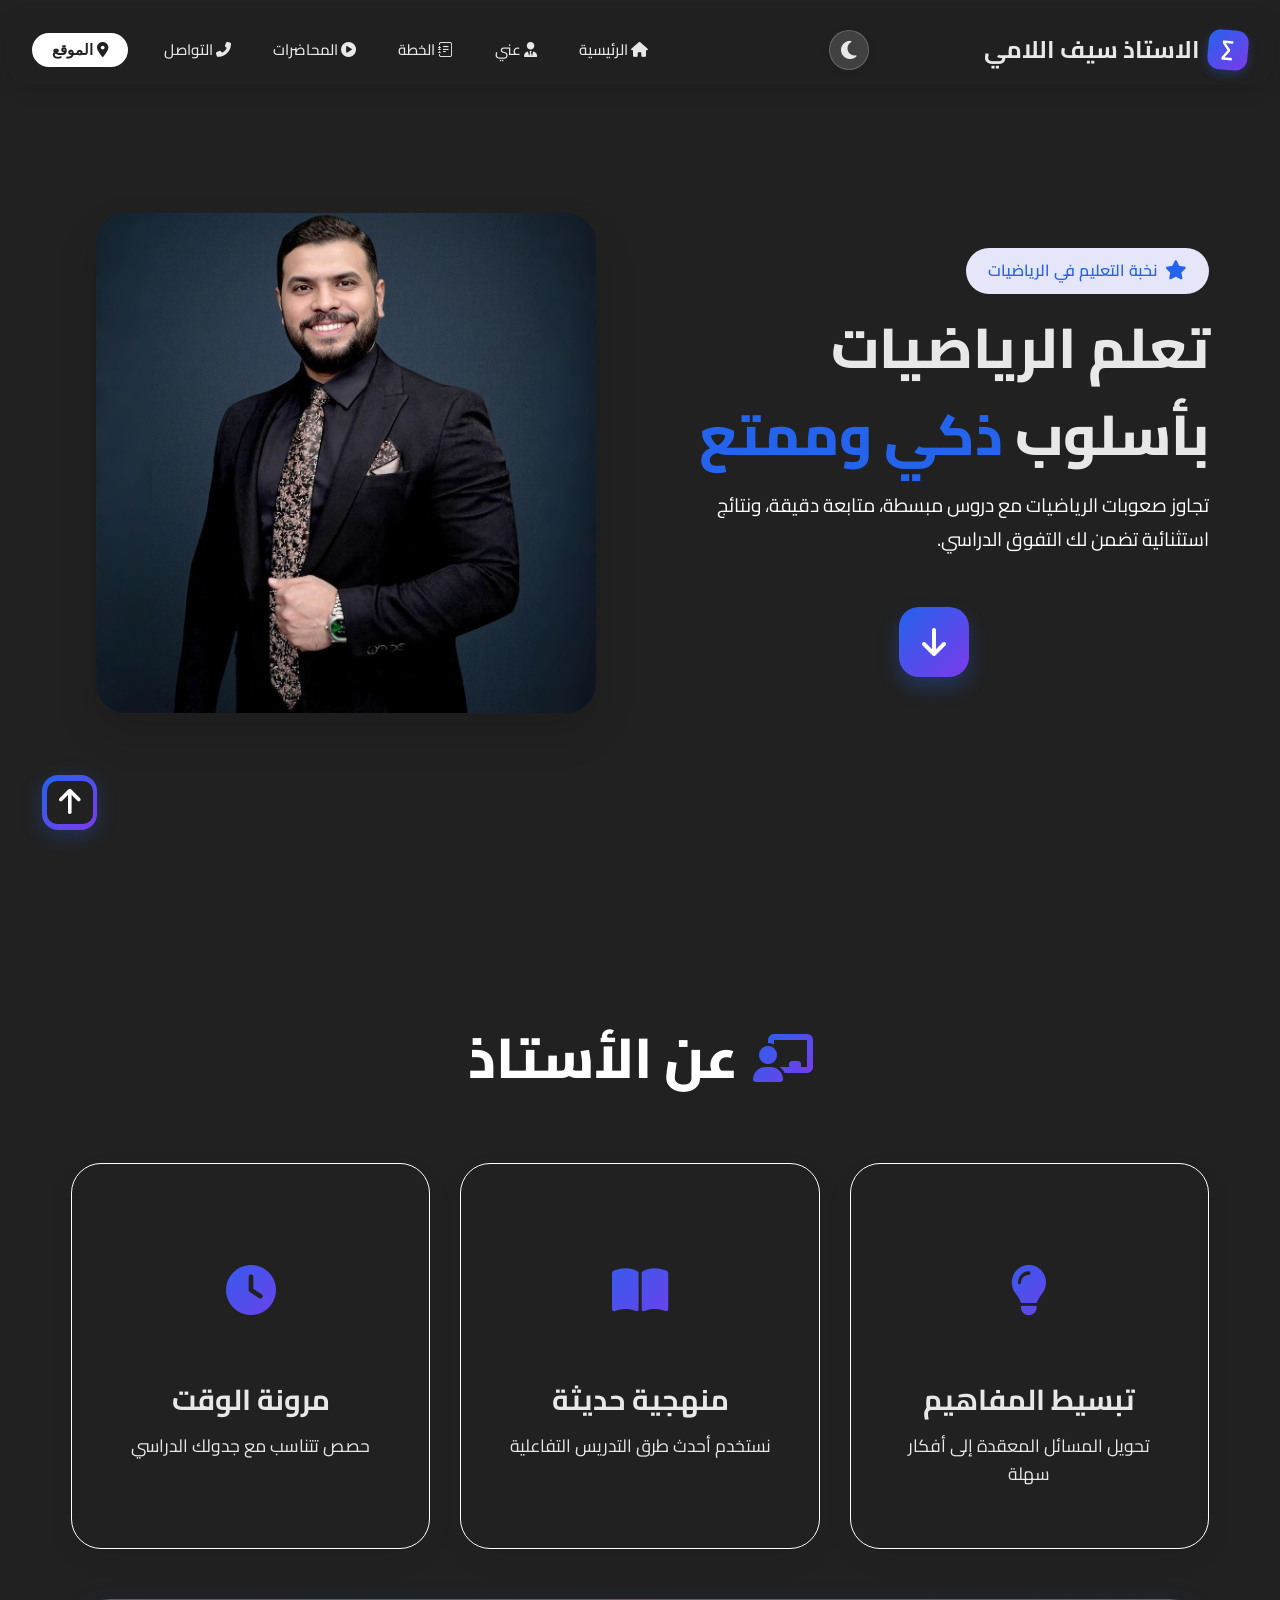
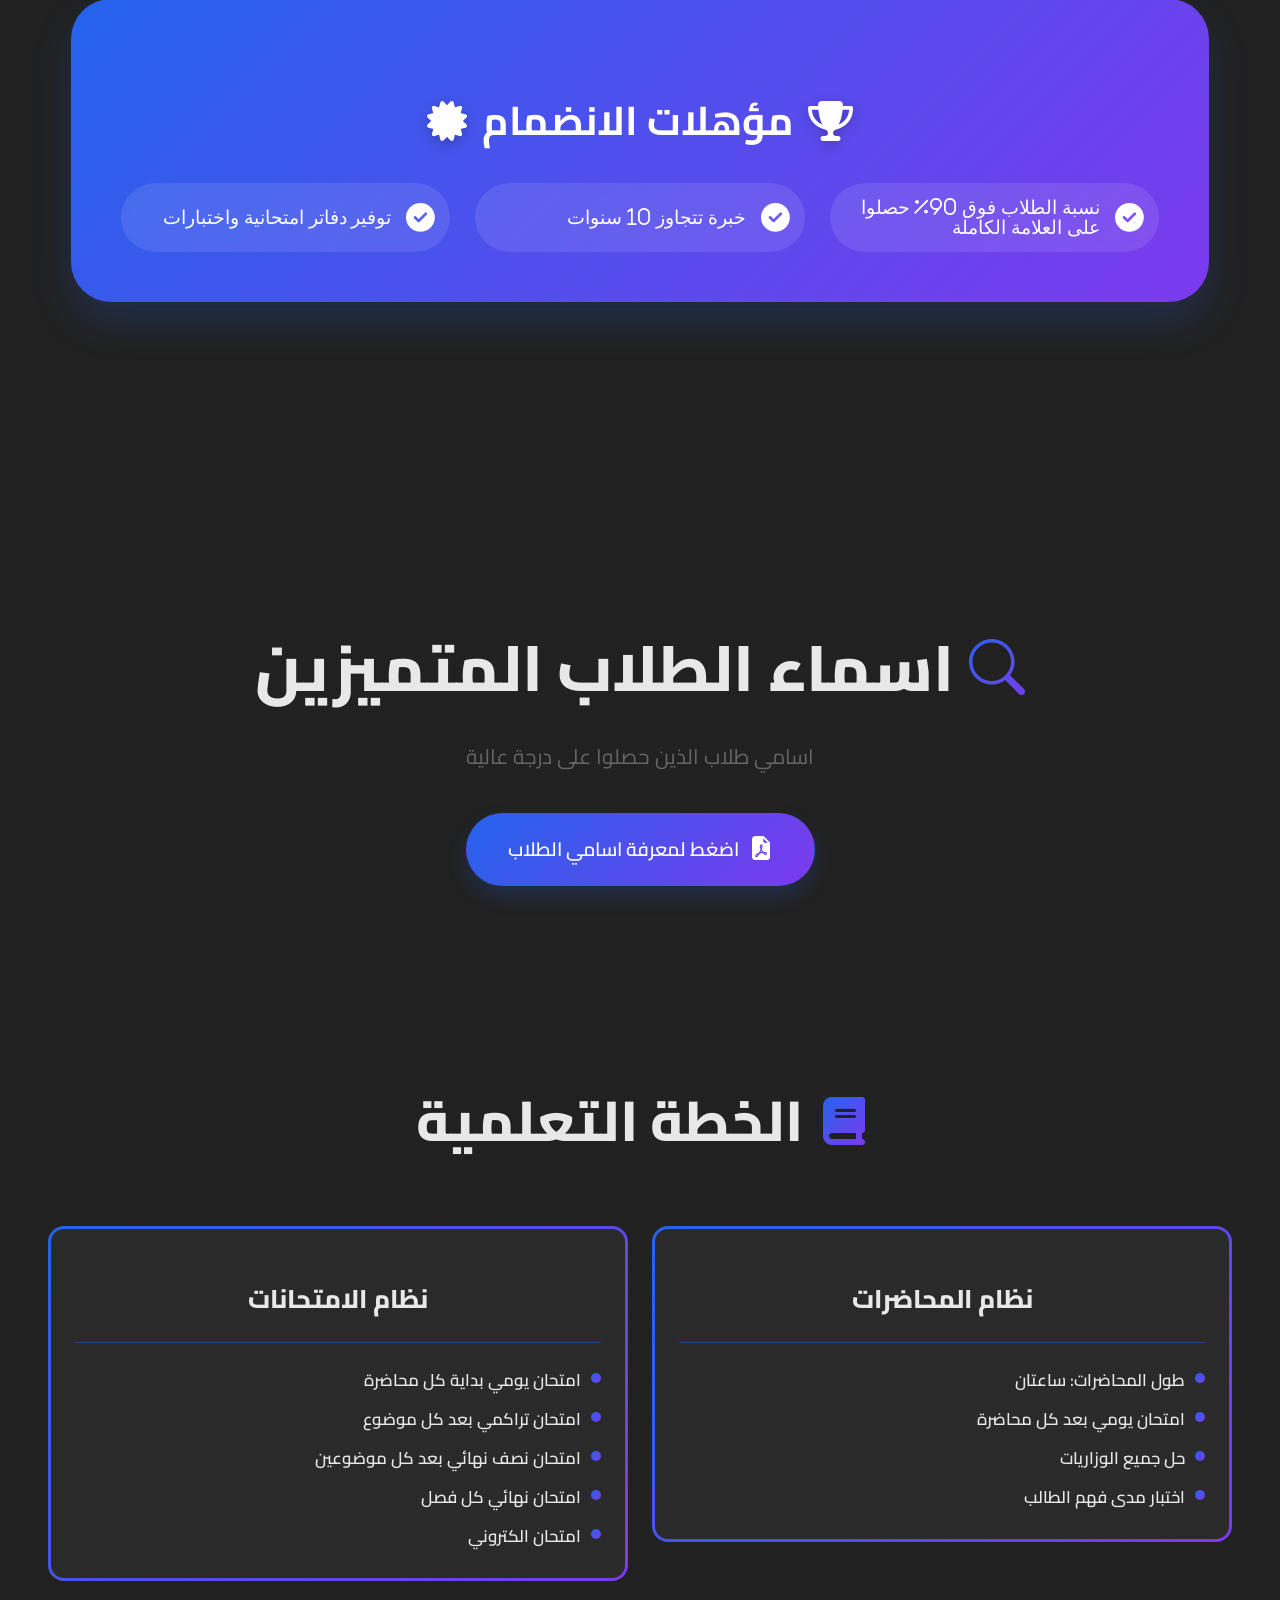
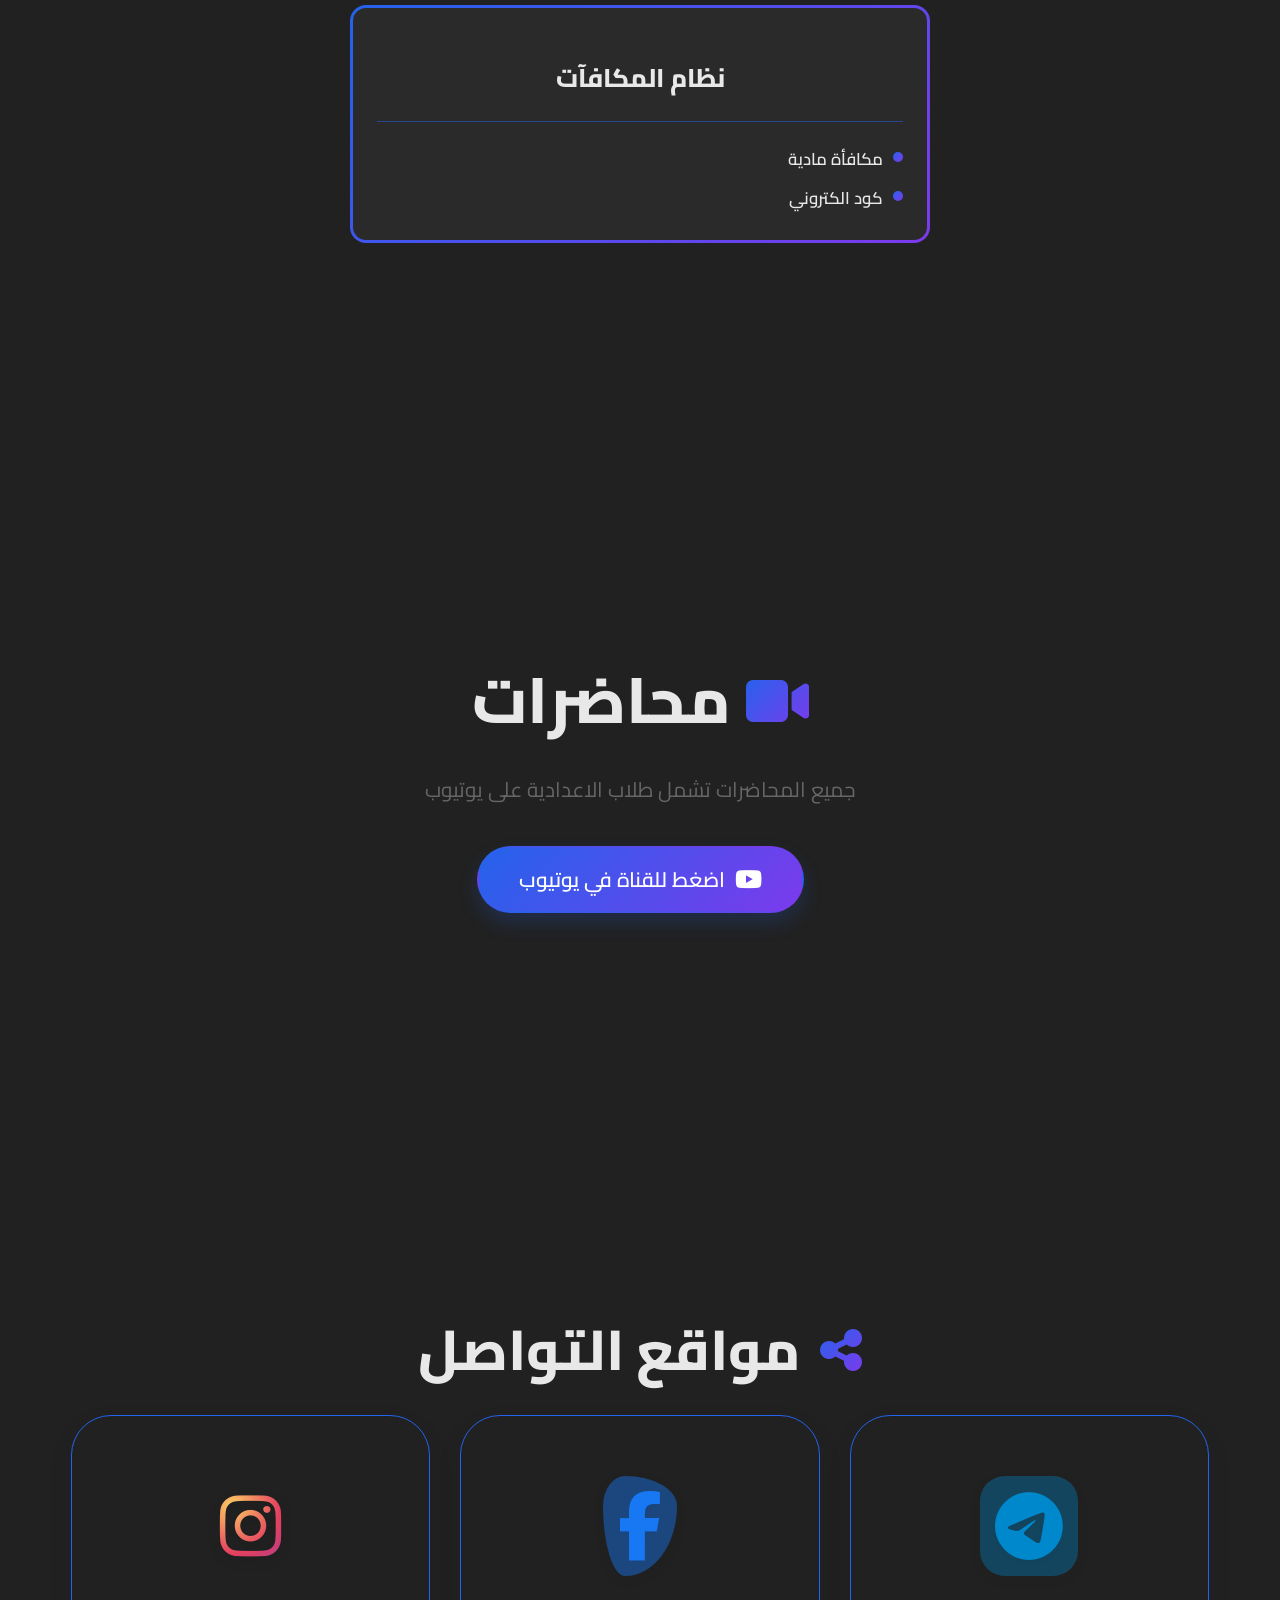
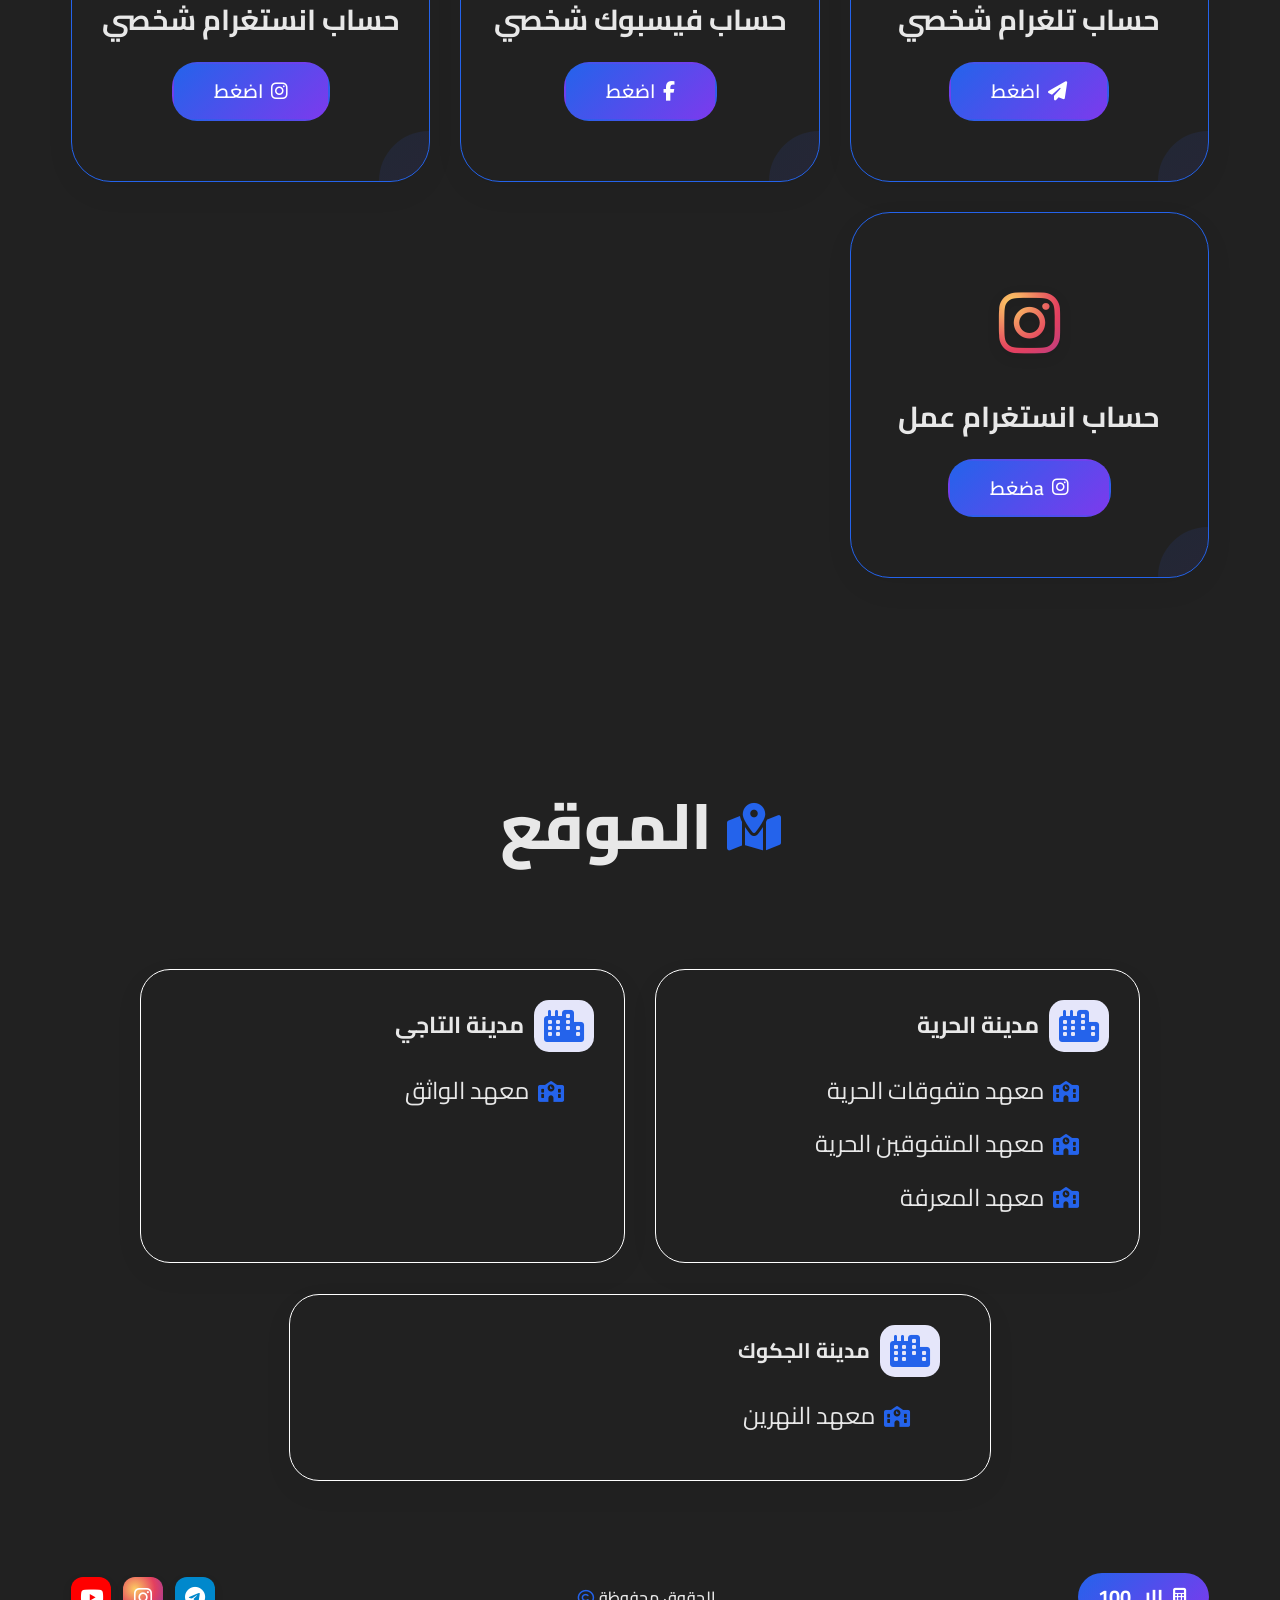
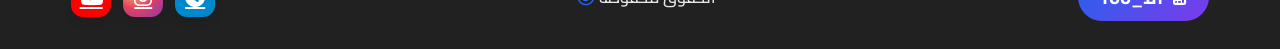
<file: index.html>
<!DOCTYPE html>
<html lang="ar" dir="rtl">
<head>
    <link rel="stylesheet" href="style.css">
    <meta charset="UTF-8">
    <meta name="viewport" content="width=device-width, initial-scale=1.0, maximum-scale=5.0, user-scalable=yes">
    <link rel="icon"
        href="data:image/svg+xml,%3Csvg xmlns='http://www.w3.org/2000/svg' viewBox='0 0 100 100'%3E%3Ccircle cx='50' cy='50' r='45' fill='%232463EB'/%3E%3Ctext x='50' y='70' font-size='70' text-anchor='middle' fill='white' font-family='Cairo'%3E∑%3C/text%3E%3C/svg%3E">
    <link rel="stylesheet" href="https://cdn.jsdelivr.net/npm/bootstrap-icons@1.11.3/font/bootstrap-icons.min.css">
    <link rel="stylesheet" href="https://cdnjs.cloudflare.com/ajax/libs/font-awesome/6.5.1/css/all.min.css">
    <link rel="stylesheet" href="https://unpkg.com/boxicons@latest/css/boxicons.min.css">
    <link rel="preconnect" href="https://fonts.googleapis.com">
    <link rel="preconnect" href="https://fonts.gstatic.com" crossorigin>
    <link href="https://fonts.googleapis.com/css2?family=Cairo:wght@300;400;500;600;700;800&display=swap"
        rel="stylesheet">
    <meta name="twitter:card" content="summary_large_image">
    <meta property="og:title" content="الاستاذ سيف اللامي">
    <meta property="og:description" content="نجعل الرياضيات اسهل مع الاستاذ سيف علي اللامي">
    <meta property="og:image" content="https://saif-ali-al-lami.netlify.app/Sub.jpeg">
    <meta name="twitter:title" content="الاستاذ سيف اللامي">
<meta name="twitter:description" content="نجعل الرياضيات اسهل مع الاستاذ سيف علي اللامي">
<meta name="twitter:image" content="https://saif-ali-al-lami.netlify.app/Sub.jpeg">
    <meta property="og:image:width" content="1200">
    <meta property="og:image:height" content="630">
    <meta property="og:url" content="https://saif-ali-al-lami.netlify.app">
    <meta property="og:type" content="website">
    <meta name="keywords" content="الرياضيات,الاستاذ سيف,الاستاذ سيف علي اللامي,الاستاذ سيف علي,MATH,math">
    <meta name="description" content="نجعل الرياضيات اسهل مع الاستاذ سيف علي اللامي">
    <title>الاستاذ سيف اللامي || MATH Teacher</title>
</head>
<body>
    <!-- Header -->
    <header id="hed">
        <a href="#" style="--i:1;" class="logo"><span class="con">∑</span> الاستاذ سيف اللامي</a>

        <div style="display: flex; align-items: center; gap: 8px;">
            <button class="theme-toggle-btn" id="themeToggle" aria-label="تبديل الوضع المظلم والفاتح">
                <i class="fas fa-moon"></i>
            </button>
            <div class="hamburger" id="hamburger">
                <span></span>
                <span></span>
                <span></span>
            </div>
        </div>

        <nav>
            <ul class="nav-menu" id="nav-menu">
                <li><a style="--i:2;" id="home"><i class="fas fa-home"></i> الرئيسية</a></li>
                <li><a style="--i:3;" id="about"><i class="fas fa-user-tie"></i> عني</a></li>
                <li><a style="--i:3;" id="plan"><i class="bi bi-journal-text"></i> الخطة</a></li>
                <li><a style="--i:4;" id="btn-sec-th"><i class="fas fa-play-circle"></i> المحاضرات</a></li>
                <li><a style="--i:5;" id="con-a"><i class="fas fa-phone-alt"></i> التواصل</a></li>
                <button style="--i:6;" class="btn-header" id="btn-last"><i class="fas fa-map-marker-alt"></i>
                    الموقع</button>
            </ul>
        </nav>
    </header>

    <main>
        <!-- Hero Section -->
        <section class="hero" id="hero">
            <div class="content">
                <span class="subtitle"><i class="fas fa-star"></i> نخبة التعليم في الرياضيات</span>
                <span class="spn-one">تعلم الرياضيات</span>
                <span class="spn-two"><span>بأسلوب</span> ذكي وممتع</span>
                <span class="spn-th">تجاوز صعوبات الرياضيات مع دروس مبسطة، متابعة دقيقة، ونتائج استثنائية تضمن لك التفوق
                    الدراسي.</span>
                <button class="btn-info" id="btn-info">
                    <i class="fas fa-arrow-down"></i>
                </button>
            </div>
            <div class="img">
                <img class="imgs" src="Main-new.jpg" alt="الاستاذ سيف اللامي">
            </div>
        </section>

        <!-- About Section -->
        <section id="info" class="info">
            <h2 class="title-info"><i class="fas fa-chalkboard-teacher"></i> عن الأستاذ</h2>
            <div class="info-card">
                <div class="card-one">
                    <div class="card-o-o"><i class="fas fa-lightbulb"></i></div>
                    <div class="card-o-t">تبسيط المفاهيم
                        <span>تحويل المسائل المعقدة إلى أفكار سهلة</span>
                    </div>
                </div>
                <div class="card-one">
                    <div class="card-o-o"><i class="fas fa-book-open"></i></div>
                    <div class="card-o-t">منهجية حديثة
                        <span>نستخدم أحدث طرق التدريس التفاعلية</span>
                    </div>
                </div>
                <div class="card-one">
                    <div class="card-o-o"><i class="fas fa-clock"></i></div>
                    <div class="card-o-t">مرونة الوقت
                        <span>حصص تتناسب مع جدولك الدراسي</span>
                    </div>
                </div>
            </div>
            <div class="info-card-two">
                <h3 class="title-card-two"><i class="fas fa-trophy"></i> مؤهلات الانضمام <i
                        class="fas fa-certificate"></i></h3>
                <div class="con-card">
                    <i class="fas fa-check-circle"><span>نسبة الطلاب فوق 90% حصلوا على العلامة الكاملة</span></i>
                    <i class="fas fa-check-circle"><span>خبرة تتجاوز 10 سنوات</span></i>
                    <i class="fas fa-check-circle"><span>توفير دفاتر امتحانية واختبارات</span></i>
                </div>
            </div>
            <!-- Name for the PDF -->
            <div class="title-sec-3">
                <h2 class="logr"><i class="bi icon bi-search"></i> اسماء الطلاب المتميزين</h2>
                <p class="subtitle-sec-3">اسامي طلاب الذين حصلوا على درجة عالية</p>
                <a id="title-pdf" class="btn-sec-3" href="form.pdf" target="_blank">
                    <i class="bi bi-file-earmark-pdf-fill"></i> اضغط لمعرفة اسامي الطلاب
                </a>
            </div>
        </section>

        <!-- Plan Section -->
        <section class="plan-sec" id="plan-con">
            <h2 class="txt-con"><i class="fa-solid fa-book"></i> الخطة التعلمية</h2>
            <div class="all-plan">
                <!-- ch-1 -->
                <div class="con-card-plan">
                    <div class="hov-plan">
                        <div class="card-plan">
                            <h3 class="t-plan">نظام المحاضرات</h3>
                            <ul>
                                <li>طول المحاضرات: ساعتان</li>
                                <li>امتحان يومي بعد كل محاضرة</li>
                                <li>حل جميع الوزاريات</li>
                                <li>اختبار مدى فهم الطالب</li>
                            </ul>
                        </div>
                    </div>
                </div>
                <!-- ch-2 -->
                <div class="con-card-plan">
                    <div class="hov-plan">
                        <div class="card-plan">
                            <h3 class="t-plan">نظام الامتحانات</h3>
                            <ul>
                                <li>امتحان يومي بداية كل محاضرة</li>
                                <li>امتحان تراكمي بعد كل موضوع</li>
                                <li>امتحان نصف نهائي بعد كل موضوعين</li>
                                <li>امتحان نهائي كل فصل</li>
                                <li>امتحان الكتروني</li>
                            </ul>
                        </div>
                    </div>
                </div>
                <!-- ch-3 -->
                <div class="con-card-plan">
                    <div class="hov-plan">
                        <div class="card-plan">
                            <h3 class="t-plan">نظام المكافآت</h3>
                            <ul>
                                <li>مكافأة مادية</li>
                                <li>كود الكتروني</li>
                            </ul>
                        </div>
                    </div>
                </div>
            </div>
        </section>

        <!-- Lectures Section -->
        <section class="sec-3" id="sec-th">
            <div class="title-sec-3">
                <h2><i class="fas fa-video"></i> محاضرات</h2>
                <p class="subtitle-sec-3">جميع المحاضرات تشمل طلاب الاعدادية على يوتيوب</p>
                <a class="btn-sec-3" href="https://www.youtube.com/@user-saifallime" target="_blank">
                    <i class="fab fa-youtube"></i> اضغط للقناة في يوتيوب
                </a>
            </div>
        </section>

        <!-- Contact Section -->
        <section class="contents" id="con">
            <h2 class="txt-con"><i class="fas fa-share-alt"></i> مواقع التواصل</h2>
            <div class="card-con">
                <div class="card-con-one">
                    <span class="te-i"><i class="fab fa-telegram-plane"></i></span>
                    <span class="te-con">حساب تلغرام شخصي</span>
                    <a href="https://t.me/saif_allamii" target="_blank">
                        <i class="fas fa-paper-plane"></i> اضغط
                    </a>
                </div>
                <div class="card-con-one">
                    <span class="te-i"><i class="fab fa-facebook-f"></i></span>
                    <span class="te-con">حساب فيسبوك شخصي</span>
                    <a href="https://www.facebook.com/share/1T9sjecPE7" target="_blank">
                        <i class="fab fa-facebook-f"></i> اضغط
                    </a>
                </div>
                <div class="card-con-one">
                    <span class="te-i"><i class="fab fa-instagram"></i></span>
                    <span class="te-con">حساب انستغرام شخصي</span>
                    <a href="https://www.instagram.com/saif.3li_?igsh=YjV2emxnYXBndml1" target="_blank">
                        <i class="fab fa-instagram"></i> اضغط
                    </a>
                </div>
                <div class="card-con-one">
                    <span class="te-i"><i class="fab fa-instagram"></i></span>
                    <span class="te-con">حساب انستغرام عمل</span>
                    <a href="https://www.instagram.com/mr.saif_allamy?igsh=MWgyZjFydXppYjd1dw==" target="_blank">
                        <i class="fab fa-instagram"></i> aضغط
                    </a>
                </div>
            </div>
        </section>

        <!-- Location Section -->
        <section class="last" id="last">
            <h2 class="title-last"><i class="fas fa-map-marked-alt"></i> الموقع</h2>
            <div class="div-last">
                <div class="card-one-last">
                    <span class="c-last"><i class="fas fa-city"></i> مدينة الحرية</span>
                    <li><i class="fas fa-school"></i> معهد متفوقات الحرية</li>
                    <li><i class="fas fa-school"></i> معهد المتفوقين الحرية</li>
                    <li><i class="fas fa-school"></i> معهد المعرفة</li>
                </div>
                <div class="card-one-last">
                    <span class="c-last"><i class="fas fa-city"></i> مدينة التاجي</span>
                    <li><i class="fas fa-school"></i> معهد الواثق</li>
                </div>
            </div>
            <div class="card-one-last last-c" id="card-n">
                <span class="c-last" style="font-size: 21px;"><i class="fas fa-city"></i> مدينة الجكوك</span>
                <li><i class="fas fa-school"></i> معهد النهرين</li>
            </div>
        </section>

        <button class="btn-top" id="btn-top"><span><i class="fas fa-arrow-up"></i></span></button>
    </main>

    <footer>
        <span class="name"><i class="bi bi-calculator-fill"></i>الا_100</span>
        <span class="fot-c">الحقوق محفوظة <i class="far fa-copyright"></i></span>
        <span class="social-fot">
            <a target="_blank" href="https://t.me/saif_allamii"><i class="fab fa-telegram-plane"></i></a>
            <a target="_blank" href="https://www.instagram.com/saif.3li_?igsh=YjV2emxnYXBndml1"><i
                    class="fab fa-instagram"></i></a>
            <a target="_blank" href="https://www.youtube.com/@user-saifallime"><i class="fab fa-youtube"></i></a>
        </span>
    </footer>
    <script src="main.js"></script>
</body>

</html>
</file>
<file: style.css>
/* note the website made with love */
:root {
    --primary-color: #2463EB;
    --secondary-color: #09090B;
    --text-color: #e8e8e8;
    --light-bg: #212121;
    --accent-bg: #e5e6fa;
    --border-radius: 21px;
    --transition-speed: 0.3s;
    --header-height: 70px;
    --section-padding: clamp(60px, 8vh, 100px);
    --icon-primary: #2463EB;
    --icon-secondary: #ff6b6b;
    --icon-tertiary: #00b894;
    --icon-gradient: linear-gradient(135deg, #2463EB, #7c3aed);
}

/* Light Mode Variables - سيتم تطبيقها عبر class="light-mode" */
.light-mode {
    --primary-color: #2463EB;
    --secondary-color: #f0f2f5;
    --text-color: #1f2937;
    --light-bg: #ffffff;
    --accent-bg: #eef2ff;
    --icon-gradient: linear-gradient(135deg, #2463EB, #7c3aed);
    background-color: #ffffff;
    color: #1f2937;
}

.light-mode .card-one,
.light-mode .card-con-one,
.light-mode .card-one-last,
.light-mode #card-n,
.light-mode .last-c {
    background: #f8fafc;
    border-color: #e2e8f0;
    color: #1e293b;
}

.light-mode .card-plan {
    background-color: #f1f5f9;
}

.light-mode .card-plan .t-plan,
.light-mode .card-plan li {
    color: #0f172a;
}

.light-mode .card-plan li::before {
    background: var(--icon-gradient);
}

.light-mode .hov-plan {
    background: linear-gradient(135deg, #2463EB, #7c3aed);
}

.light-mode .info-card-two {
    background: linear-gradient(135deg, #2563eb, #6d28d9);
    color: white;
}

.light-mode .subtitle {
    background: #eef2ff;
    color: #1e40af;
}

.light-mode .subtitle i {
    color: #2563eb;
}

.light-mode header {
    background: rgba(255, 255, 255, 0.85);
    backdrop-filter: blur(10px);
    box-shadow: 0 4px 20px rgba(0, 0, 0, 0.05);
}

.light-mode .logo {
    color: #1e293b;
}

.light-mode .nav-menu li a {
    color: black;
}

.light-mode .nav-menu li a:hover {
    background-image: linear-gradient(135deg, var(--primary-color), #7c3aed);
    color: white;
}

.light-mode .btn-header {
    background-color: #2463EB;
    color: white;
}

.light-mode .btn-header:hover {
    background-color: #1d4ed8;
    color: white;
}

.light-mode .spn-one,
.light-mode .spn-two span,
.light-mode .spn-th {
    color: #1e293b;
}

.light-mode .spn-two {
    color: var(--primary-color);
}

.light-mode .title-info,
.light-mode .txt-con,
.light-mode .title-last,
.light-mode .title-sec-3 h2 {
    color: #0f172a;
}

.light-mode .title-info i,
.light-mode .txt-con i,
.light-mode .title-last i {
    background: var(--icon-gradient);
    -webkit-background-clip: text;
    -webkit-text-fill-color: transparent;
    background-clip: text;
}

.light-mode .btn-sec-3 {
    background: var(--icon-gradient);
    color: white;
}

.light-mode .btn-sec-3:hover {
    background: white;
    color: var(--primary-color);
    border-color: var(--primary-color);
}

.light-mode footer {
    background: #f1f5f9;
    border-top: 1px solid #e2e8f0;
}

.light-mode .fot-c {
    color: #475569;
}

.light-mode .name {
    background: var(--icon-gradient);
    color: white;
}

.light-mode ::-webkit-scrollbar-track {
    background-color: #e2e8f0;
}

.light-mode ::-webkit-scrollbar-thumb {
    background: linear-gradient(135deg, var(--primary-color), #7c3aed);
}

/* تنسيق زر الوضع المظلم/الفاتح */
.theme-toggle-btn {
    background: rgba(255, 255, 255, 0.15);
    backdrop-filter: blur(4px);
    border: 1px solid rgba(255, 255, 255, 0.2);
    color: var(--text-color);
    width: 40px;
    height: 40px;
    border-radius: 50%;
    display: flex;
    align-items: center;
    justify-content: center;
    font-size: 1.3rem;
    cursor: pointer;
    transition: all var(--transition-speed);
    margin-left: 10px;
    box-shadow: 0 2px 8px rgba(0, 0, 0, 0.1);
}

.theme-toggle-btn:hover {
    transform: scale(1.05) rotate(8deg);
    background: var(--icon-gradient);
    color: white;
}

.light-mode .theme-toggle-btn {
    background: #e2e8f0;
    color: #1e293b;
    border-color: #cbd5e1;
}

.light-mode .theme-toggle-btn:hover {
    background: var(--icon-gradient);
    color: white;
}

@media screen and (max-width: 768px) {
    .theme-toggle-btn {
        width: 36px;
        height: 36px;
        font-size: 1.1rem;
    }
}

html {
    font-family: 'Cairo', sans-serif;
    scroll-behavior: smooth;
    font-size: 16px;
}

body {
    font-family: 'Cairo', sans-serif;
    background-color: var(--light-bg);
    overflow-x: hidden;
    text-align: right;
    line-height: 1.6;
    color: var(--text-color);
    transition: background-color 0.3s ease, color 0.2s ease;
}

/* Scrollbar */
::-webkit-scrollbar {
    width: 12px;
}

::-webkit-scrollbar-track {
    background-color: #212121;
}

::-webkit-scrollbar-thumb {
    cursor: pointer;
    background: linear-gradient(135deg, var(--primary-color), #7c3aed);
    border-radius: 51px;
}

/* Header */
header {
    position: fixed;
    top: 15px;
    right: 50%;
    transform: translateX(50%);
    width: min(95%, 1400px);
    height: var(--header-height);
    display: flex;
    align-items: center;
    justify-content: space-between;
    padding: 0 clamp(15px, 3vw, 25px);
    background: #21212184;
    backdrop-filter: blur(10px);
    -webkit-backdrop-filter: blur(10px);
    border-radius: var(--border-radius);
    box-shadow: 0 4px 20px rgba(0, 0, 0, 0.1);
    z-index: 1000;
    transition: all var(--transition-speed);
}

.logo {
    font-size: clamp(1rem, 3vw, 1.5rem);
    font-weight: 700;
    text-decoration: none;
    color: var(--text-color);
    display: flex;
    align-items: center;
    gap: 8px;
}

.con {
    background: var(--icon-gradient);
    color: white;
    width: clamp(35px, 5vw, 40px);
    height: clamp(35px, 5vw, 40px);
    border-radius: 12px;
    display: flex;
    align-items: center;
    justify-content: center;
    font-size: clamp(1.1rem, 2vw, 1.3rem);
    transform: rotate(5deg);
    box-shadow: 0 4px 10px rgba(36, 99, 235, 0.3);
}

/* Navigation */
.nav-menu {
    display: flex;
    list-style: none;
    gap: 10px;
    align-items: center;
}

.nav-menu li a {
    color: var(--text-color);
    text-decoration: none;
    padding: 8px 16px;
    font-size: 15px;
    font-weight: 500;
    border-radius: 19px;
    white-space: nowrap;
    cursor: pointer;
    transition: .2s;
    display: block;
}

.nav-menu li a:hover {
    background-image: linear-gradient(135deg, var(--primary-color), #7c3aed);
    color: white;
}

.btn-header {
    background-color: white;
    color: #212121;
    padding: 8px 20px;
    font-size: 0.95rem;
    font-weight: 600;
    border-radius: 50px;
    border: none;
    cursor: pointer;
    transition: all var(--transition-speed);
    margin-right: 10px;
    white-space: nowrap;
}

.btn-header:hover {
    transform: scale(1.05);
    box-shadow: 0 5px 15px rgba(0, 0, 0, 0.2);
}

/* Hamburger */
.hamburger {
    display: none;
    flex-direction: column;
    cursor: pointer;
    width: 30px;
    height: 25px;
    justify-content: space-between;
    z-index: 1001;
}

.hamburger span {
    width: 100%;
    height: 3px;
    background: var(--text-color);
    border-radius: 2px;
    transition: all var(--transition-speed);
}

/* Hero Section */
.hero {
    min-height: 85vh;
    display: flex;
    align-items: center;
    justify-content: space-between;
    padding: var(--section-padding) 5% 50px;
    gap: clamp(20px, 5vw, 40px);
    flex-wrap: wrap;
}

.content {
    flex: 1;
    min-width: min(100%, 400px);
    display: flex;
    flex-direction: column;
    gap: 20px;
}

.subtitle {
    color: var(--primary-color);
    background: var(--accent-bg);
    font-size: clamp(0.9rem, 2vw, 1rem);
    font-weight: 600;
    padding: 8px 20px;
    border-radius: 50px;
    width: fit-content;
    border: 2px solid transparent;
    display: flex;
    align-items: center;
    gap: 8px;
}

.subtitle i {
    font-size: 1.2rem;
    color: var(--primary-color);
    animation: bounce 2s infinite;
}

.spn-one,
.spn-two {
    font-size: clamp(2rem, 8vw, 4.5rem);
    font-weight: 800;
    line-height: 1.2;
}

.spn-two {
    color: var(--primary-color);
}

.spn-two span {
    color: var(--text-color);
}

.spn-th {
    font-size: clamp(1rem, 2vw, 1.2rem);
    color: white;
    line-height: 1.8;
    max-width: 600px;
}

.img {
    flex: 1;
    min-width: min(100%, 400px);
    display: flex;
    justify-content: center;
}

.imgs {
    width: 100%;
    max-width: 500px;
    height: auto;
    aspect-ratio: 1/1;
    object-fit: cover;
    border-radius: 30px;
    box-shadow: 0 20px 40px rgba(0, 0, 0, 0.15);
}

.btn-info {
    background: var(--icon-gradient);
    border-radius: 20px;
    font-size: 2rem;
    border: none;
    width: clamp(50px, 8vw, 70px);
    height: clamp(50px, 8vw, 70px);
    display: flex;
    align-items: center;
    justify-content: center;
    cursor: pointer;
    color: white;
    margin: 30px auto 0;
    animation: float 3s infinite;
    box-shadow: 0 10px 20px rgba(36, 99, 235, 0.3);
}

@keyframes float {

    0%,
    100% {
        transform: translateY(0) rotate(0deg);
    }

    50% {
        transform: translateY(-10px) rotate(5deg);
    }
}

@keyframes bounce {

    0%,
    100% {
        transform: scale(1);
    }

    50% {
        transform: scale(1.2);
    }
}

/* Info Section */
.info {
    min-height: auto;
    background: var(--light-bg);
    padding: var(--section-padding) 5%;
}

.title-info {
    font-size: clamp(2rem, 5vw, 3.5rem);
    font-weight: 800;
    text-align: center;
    margin-bottom: 60px;
    color: white;
    display: flex;
    align-items: center;
    justify-content: center;
    gap: 15px;
}

.title-info i {
    font-size: 3rem;
    background: var(--icon-gradient);
    -webkit-background-clip: text;
    -webkit-text-fill-color: transparent;
    background-clip: text;
}

.info-card {
    display: grid;
    grid-template-columns: repeat(auto-fit, minmax(280px, 1fr));
    gap: 30px;
    margin-bottom: 50px;
}

.card-one {
    background: #212121;
    padding: clamp(30px, 5vw, 60px) clamp(20px, 4vw, 40px);
    border-radius: 30px;
    text-align: center;
    box-shadow: 0 10px 30px rgba(0, 0, 0, 0.05);
    transition: all var(--transition-speed);
    border: 1px solid white;
    position: relative;
    overflow: hidden;
}

.card-one::before {
    content: '';
    position: absolute;
    top: -50%;
    left: -50%;
    width: 200%;
    height: 200%;
    background: var(--icon-gradient);
    opacity: 0;
    transition: opacity var(--transition-speed);
    z-index: 0;
    border-radius: 50%;
}

.card-one:hover {
    border-color: var(--primary-color);
    transform: translateY(-10px);
    background: var(--primary-color);
    color: white;
}

.card-one:hover::before {
    opacity: 0.1;
}

.card-o-o {
    position: relative;
    z-index: 1;
    padding: 21px;
}

.card-o-o i {
    font-size: clamp(35px, 5vw, 50px);
    background: var(--icon-gradient);
    -webkit-background-clip: text;
    -webkit-text-fill-color: transparent;
    background-clip: text;
    padding: 20px;
    border-radius: 25px;
    background-color: var(--accent-bg);
    margin-bottom: 20px;
    transition: all var(--transition-speed);
    display: inline-block;
}

.card-one:hover .card-o-o i {
    background: white;
    -webkit-background-clip: border-box;
    -webkit-text-fill-color: var(--primary-color);
    background-clip: border-box;
    transform: scale(1.1) rotate(5deg);
}

.card-o-t {
    position: relative;
    z-index: 1;
    font-size: clamp(1.3rem, 3vw, 1.8rem);
    font-weight: 700;
}

.card-o-t span {
    font-size: clamp(0.9rem, 2vw, 1.1rem);
    font-weight: 400;
    display: block;
    margin-top: 10px;
}

.info-card-two {
    background: linear-gradient(135deg, var(--primary-color), #7c3aed);
    padding: clamp(30px, 5vw, 50px);
    border-radius: 40px;
    color: white;
    box-shadow: 0 20px 40px rgba(36, 99, 235, 0.2);
}

.title-card-two {
    font-size: clamp(1.8rem, 4vw, 2.5rem);
    font-weight: 700;
    margin-bottom: 30px;
    text-align: center;
    display: flex;
    align-items: center;
    justify-content: center;
    gap: 15px;
}

.title-card-two i {
    font-size: 2.5rem;
    filter: drop-shadow(0 4px 6px rgba(0, 0, 0, 0.2));
    animation: bounce 2s infinite;
}

.con-card {
    display: grid;
    grid-template-columns: repeat(auto-fit, minmax(250px, 1fr));
    gap: 25px;
}

.con-card i {
    font-size: clamp(1.3rem, 2.5vw, 1.8rem);
    display: flex;
    align-items: center;
    gap: 15px;
    padding: 15px;
    background: rgba(255, 255, 255, 0.1);
    border-radius: 50px;
    backdrop-filter: blur(5px);
    transition: all var(--transition-speed);
}

.con-card i:hover {
    background: rgba(255, 255, 255, 0.2);
    transform: translateX(-5px);
}

.con-card i span {
    font-size: clamp(1rem, 2vw, 1.2rem);
    font-weight: 500;
}

#title-pdf {
    font-size: clamp(.99rem, 2vw, 1.2rem);
}

.logr {
    margin-top: 35vh;
}

/* =============================================
                                     Plan Section
   ============================================= */
.plan-sec {
    gap: 40px;
    transition: .5s;
    min-height: auto;
    padding: clamp(60px, 8vh, 100px) clamp(16px, 5vw, 40px) 80px;
    direction: rtl;
    font-family: 'Cairo', sans-serif;
    display: flex;
    flex-direction: column;
    align-items: center;
    box-sizing: border-box;
    width: 100%;
}

.title-plan {
    font-size: clamp(1.6rem, 4vw, 2.2rem);
    font-weight: 700;
    margin-bottom: 30px;
    display: flex;
    align-items: center;
    gap: 10px;
}

.con-card-plan {
    display: flex;
    flex-direction: column;
    gap: 20px;
    width: 100%;
    max-width: 580px;
    margin-inline: 0;
    box-sizing: border-box;
}

.hov-plan {
    background: var(--icon-gradient);
    padding: 3px;
    border-radius: 16px;
    transition: 0.2s;
    position: relative;
}

.hov-plan:hover {
    transform: translateY(-4px);
}

.hov-plan::after {
    opacity: 0;
    transition: 0.5s;
    position: absolute;
    content: "";
    padding: 12px;
    z-index: -1;
    background: var(--icon-gradient);
    top: 0;
    filter: blur(21px);
    bottom: 0;
    left: 0;
    right: 0;
}

.hov-plan:hover::after {
    opacity: 1;
}

.card-plan {
    background-color: #2a2a2a;
    border-radius: 13px;
    padding: clamp(20px, 4vw, 28px) clamp(16px, 4vw, 24px);
    box-sizing: border-box;
}

.t-plan {
    font-family: 'Cairo', sans-serif;
    font-size: clamp(1.2rem, 3vw, 1.6rem);
    font-weight: 800;
    text-align: center;
    color: var(--text-color);
    margin-bottom: 0;
    padding-bottom: clamp(16px, 3vw, 24px);
    border-bottom: 1.5px solid rgba(36, 99, 235, 0.5);
    line-height: 1.4;
}

.card-plan ul {
    list-style: none;
    padding: 0;
    margin: clamp(16px, 3vw, 24px) 0 0 0;
    display: flex;
    flex-direction: column;
    gap: 12px;
}

.card-plan li {
    font-family: 'Cairo', sans-serif;
    font-size: clamp(0.95rem, 2.5vw, 1.05rem);
    font-weight: 600;
    color: var(--text-color);
    display: flex;
    align-items: flex-start;
    gap: 10px;
    line-height: 1.6;
    transition: .3s;
}

.card-plan li::before {
    content: '';
    min-width: 10px;
    width: 10px;
    height: 10px;
    border-radius: 50%;
    background: var(--icon-gradient);
    flex-shrink: 0;
    margin-top: 6px;
}

.all-plan {
    display: flex;
    flex-wrap: wrap;
    justify-content: center;
    gap: 24px;
    width: 100%;
    max-width: 1200px;
    box-sizing: border-box;
}

.txt-con {
    font-size: clamp(2rem, 5vw, 3.5rem);
    font-weight: 800;
    margin-bottom: 20px;
    text-align: center;
    display: flex;
    align-items: center;
    justify-content: center;
    gap: 20px;
    font-family: 'Cairo', sans-serif;
}

.txt-con i {
    font-size: clamp(2rem, 4vw, 3rem);
    background: var(--icon-gradient);
    -webkit-background-clip: text;
    -webkit-text-fill-color: transparent;
    background-clip: text;
    animation: bounce 2s infinite;
}

/* Lectures Section */
.sec-3 {
    min-height: 80vh;
    display: flex;
    align-items: center;
    justify-content: center;
    padding: var(--section-padding) 5%;
}

.title-sec-3 {
    text-align: center;
}

.title-sec-3 h2 {
    font-size: clamp(2.5rem, 6vw, 4rem);
    font-weight: 800;
    margin-bottom: 20px;
    color: var(--text-color);
    display: flex;
    align-items: center;
    justify-content: center;
    gap: 15px;
}

.title-sec-3 h2 i {
    font-size: 3.5rem;
    background: var(--icon-gradient);
    -webkit-background-clip: text;
    -webkit-text-fill-color: transparent;
    background-clip: text;
    animation: bounce 2s infinite;
}

.subtitle-sec-3 {
    font-size: clamp(1.1rem, 2.5vw, 1.3rem);
    color: #666;
    margin-bottom: 40px;
}

.btn-sec-3 {
    display: inline-flex;
    align-items: center;
    gap: 10px;
    background: var(--icon-gradient);
    color: white;
    text-decoration: none;
    padding: 15px 40px;
    font-size: clamp(1.1rem, 2vw, 1.3rem);
    border-radius: 50px;
    border: 2px solid transparent;
    transition: all var(--transition-speed);
    font-weight: 600;
    box-shadow: 0 10px 20px rgba(36, 99, 235, 0.2);
}

.btn-sec-3 i {
    font-size: 1.5rem;
    transition: transform var(--transition-speed);
}

.btn-sec-3:hover {
    background: white;
    color: var(--primary-color);
    border-color: var(--primary-color);
    transform: translateY(-3px);
}

.btn-sec-3:hover i {
    transform: translateX(-5px) scale(1.2);
}

/* Contact Section */
.contents {
    min-height: 100vh;
    display: flex;
    align-items: center;
    flex-direction: column;
    padding: var(--section-padding) 5%;
}

.card-con {
    display: grid;
    grid-template-columns: repeat(auto-fit, minmax(280px, 1fr));
    gap: 30px;
    width: 100%;
    max-width: 1200px;
}

.card-con-one {
    border: 1px solid var(--primary-color);
    background: #212121;
    padding: clamp(30px, 5vw, 60px) 20px;
    border-radius: 40px;
    text-align: center;
    box-shadow: 0 10px 30px rgba(0, 0, 0, 0.05);
    transition: all var(--transition-speed);
    position: relative;
    overflow: hidden;
}

.card-con-one::after {
    content: '';
    position: absolute;
    bottom: -50px;
    right: -50px;
    width: 100px;
    height: 100px;
    background: var(--icon-gradient);
    opacity: 0.1;
    border-radius: 50%;
    transition: all var(--transition-speed);
}

.card-con-one:hover {
    border-color: white;
    background: var(--icon-gradient);
    color: white;
    transform: translateY(-10px);
}

.card-con-one:hover::after {
    transform: scale(5);
    opacity: 0.2;
}

.te-i {
    position: relative;
    z-index: 1;
}

.te-i i {
    font-size: clamp(45px, 7vw, 70px);
    margin-bottom: 20px;
    display: inline-block;
    transition: all var(--transition-speed);
    filter: drop-shadow(0 4px 6px rgba(0, 0, 0, 0.1));
}

.card-con-one:nth-child(1) .te-i i {
    color: #0088cc;
    background: rgba(0, 136, 204, 0.362);
    padding: 15px;
    border-radius: 25px;
}

.card-con-one:nth-child(2) .te-i i {
    color: #1877f2;
    background: rgba(24, 118, 242, 0.452);
    padding: 15px;
    border-radius: 30% 70% 70% 30% / 30% 30% 70% 70%;
}

.card-con-one:nth-child(3) .te-i i,
.card-con-one:nth-child(4) .te-i i {
    color: #e4405f;
    background: radial-gradient(circle at 30% 30%, #fccc63, #e4405f, #833ab4);
    -webkit-background-clip: text;
    -webkit-text-fill-color: transparent;
    background-clip: text;
    padding: 15px;
    border-radius: 50% 50% 50% 50% / 60% 40% 60% 40%;
}

.card-con-one:hover .te-i i {
    color: white;
    -webkit-text-fill-color: white;
    background: rgba(255, 255, 255, 0.2);
    transform: scale(1.1) rotate(360deg);
}

.te-con {
    position: relative;
    z-index: 1;
    font-size: clamp(1.3rem, 3vw, 1.8rem);
    font-weight: 700;
    margin-bottom: 20px;
    display: block;
}

.card-con-one a {
    position: relative;
    z-index: 1;
    display: inline-flex;
    align-items: center;
    gap: 8px;
    background: var(--icon-gradient);
    color: white;
    text-decoration: none;
    padding: 12px 40px;
    border-radius: 25px;
    font-weight: 600;
    font-size: clamp(1rem, 2vw, 1.2rem);
    transition: all var(--transition-speed);
    border: 2px solid transparent;
}

.card-con-one a i {
    font-size: 1.2rem;
    transition: transform var(--transition-speed);
}

.card-con-one:hover a {
    background: white;
    color: var(--primary-color);
    transform: scale(1.05);
}

.card-con-one:hover a i {
    transform: translateX(-5px);
}

/* Location Section */
.last {
    min-height: 70vh;
    display: flex;
    gap: 31px;
    align-items: center;
    flex-direction: column;
    padding: var(--section-padding) 5%;
}

.title-last {
    font-size: clamp(2.5rem, 5vw, 4rem);
    font-weight: 800;
    margin-bottom: 60px;
    text-align: center;
    display: flex;
    align-items: center;
    justify-content: center;
    gap: 15px;
}

.title-last i {
    font-size: 3rem;
    color: var(--primary-color);
    animation: bounce 2s infinite;
}

.div-last {
    display: grid;
    grid-template-columns: repeat(auto-fit, minmax(250px, 1fr));
    gap: 30px;
    width: 100%;
    max-width: 1000px;
}

.c-last {
    font-size: 23px;
    font-weight: 700;
    display: flex;
    align-items: center;
    gap: 10px;
    margin-bottom: 20px;
}

.c-last i {
    color: var(--primary-color);
    font-size: 2rem;
    background: var(--accent-bg);
    padding: 10px;
    border-radius: 15px;
}

.card-one-last {
    border: 1px solid white;
    background: #212121;
    padding: 30px;
    border-radius: 30px;
    box-shadow: 0 10px 30px rgba(0, 0, 0, 0.05);
    transition: all var(--transition-speed);
}

.card-one-last:hover {
    border-color: var(--primary-color);
    transform: translateY(-5px);
    box-shadow: 0 20px 40px rgba(36, 99, 235, 0.1);
}

.card-one-last li {
    font-size: clamp(1.2rem, 2.5vw, 1.5rem);
    list-style: none;
    margin-bottom: 15px;
    padding-right: 30px;
    position: relative;
    display: flex;
    align-items: center;
    gap: 10px;
}

#card-n {
    width: min(600px, 90%);
    margin-inline: auto;
    padding: 30px clamp(20px, 5vw, 50px);
    border: 1px solid white;
    background: #212121;
    border-radius: 30px;
    box-shadow: 0 10px 30px rgba(0, 0, 0, 0.05);
    transition: all var(--transition-speed);
}

#card-n:hover {
    border-color: var(--primary-color);
    transform: translateY(-5px);
    box-shadow: 0 20px 40px rgba(36, 99, 235, 0.1);
}

.last-c {
    border: 1px solid white;
    background: #212121;
    border-radius: 30px;
    box-shadow: 0 10px 30px rgba(0, 0, 0, 0.05);
    transition: all var(--transition-speed);
}

.card-one-last li i {
    color: var(--primary-color);
    font-size: 1.3rem;
    width: 25px;
}

hr {
    display: none;
}

/* Footer */
footer {
    display: flex;
    align-items: center;
    justify-content: space-between;
    padding: 20px 5%;
    background: var(--light-bg);
    flex-wrap: wrap;
    gap: 15px;
}

.name {
    font-weight: 700;
    background: var(--icon-gradient);
    color: white;
    padding: 8px 20px;
    border-radius: 50px;
    font-size: 20px;
    display: flex;
    align-items: center;
    gap: 8px;
}

.name i {
    font-size: 1.1rem;
}

.fot-c {
    font-size: 1rem;
    font-weight: 600;
    display: flex;
    align-items: center;
    gap: 5px;
}

.fot-c i {
    color: var(--primary-color);
}

.social-fot {
    display: flex;
    gap: 12px;
}

.social-fot a {
    color: white;
    width: 40px;
    height: 40px;
    display: flex;
    align-items: center;
    justify-content: center;
    border-radius: 12px;
    font-size: 1.3rem;
    transition: all var(--transition-speed);
    box-shadow: 0 4px 10px rgba(0, 0, 0, 0.1);
}

.social-fot a:nth-child(1) {
    background: #0088cc;
}

.social-fot a:nth-child(2) {
    background: radial-gradient(circle at 30% 30%, #fccc63, #e4405f, #833ab4);
}

.social-fot a:nth-child(3) {
    background: #ff0000;
}

.social-fot a:hover {
    transform: translateY(-5px) rotate(360deg);
    box-shadow: 0 10px 20px rgba(0, 0, 0, 0.2);
}

/* Back to Top */
.btn-top {
    position: fixed;
    bottom: 70px;
    left: 42px;
    width: 55px;
    height: 55px;
    border-radius: 16px;
    background: var(--icon-gradient);
    color: white;
    border: none;
    font-size: 1.8rem;
    cursor: pointer;
    display: flex;
    align-items: center;
    justify-content: center;
    transition: all var(--transition-speed);
    z-index: 99;
    opacity: 0;
    box-shadow: 0 5px 20px rgba(36, 99, 235, 0.3);
    animation: imgAnim 3s ease forwards;
}

.btn-top span {
    transition: .3s;
    border-radius: 10px;
    padding-inline: 12px;
    padding-block: 5px;
    background-color: #212121;
}

.btn-top:active span {
    background-color: transparent;
}

.btn-top:hover {
    transform: scale(1.1) rotate(5deg);
}

/* ============================= */
/* Responsive                    */
/* ============================= */
@media screen and (max-width: 2000px) {

    .spn-one,
    .spn-two {
        font-size: 56px;
    }
}

@media screen and (max-width: 1008px) {

    .spn-one,
    .spn-two {
        font-size: 40px;
    }

    .logo {
        font-size: 16px;
    }
}

@media screen and (max-width: 992px) {
    .logo {
        font-size: 20px;
    }

    header {
        width: 92%;
    }

    .logr {
        flex-direction: column;
    }

    .hero {
        padding-top: 100px;
    }
}

@media screen and (max-width: 820px) {
    .logo {
        font-size: 12px;
    }
}

@media screen and (max-width: 912px) {
    .hamburger {
        display: flex;
    }

    .logo {
        font-size: 20px;
    }

    .nav-menu {
        backdrop-filter: blur(55px) saturate(200%);
        display: flex;
        list-style: none;
        gap: 10px;
        background: rgba(255, 255, 255, 0.06);
        backdrop-filter: blur(16px) saturate(180%);
        -webkit-backdrop-filter: blur(16px) saturate(180%);
        border: 1px solid rgba(255, 255, 255, 0.14);
        border-radius: 50px;
        padding: 6px 10px;
        box-shadow: 0 2px 20px rgb(0, 0, 0), 0 1px 0 rgba(255, 255, 255, 0.15) inset;
        position: relative;
        isolation: isolate;
    }

    .nav-menu::before {
        content: '';
        position: absolute;
        inset: 0;
        border-radius: 50px;
        filter: blur(16px);
        background-color: #1e1c1cde;
        pointer-events: none;
    }

    .light-mode .nav-menu li a {
        color: white;
    }

    .nav-menu {
        position: absolute;
        top: calc(var(--header-height) + 10px);
        right: 110%;
        flex-direction: column;
        width: 60%;
        max-width: 300px;
        border-radius: 30px;
        gap: 10px;
        padding: 20px;
        border: 1px solid rgba(255, 255, 255, 0.238);
        background: rgba(33, 33, 33, 0.55);
        backdrop-filter: blur(20px);
        -webkit-backdrop-filter: blur(20px);
        box-shadow: 0 10px 30px rgba(0, 0, 0, 0.4);
        z-index: 999;
        transition: right 0.4s ease;
    }

    .nav-menu.active {
        right: 4%;
    }

    .nav-menu a {
        margin-block: 2px;
    }

    .nav-menu li a:hover {
        background: linear-gradient(135deg, var(--primary-color), #7c3aed);
        border-radius: 12px;
    }

    .hamburger.active span:nth-child(1) {
        transform: rotate(45deg) translate(8px, 8px);
    }

    .hamburger.active span:nth-child(2) {
        opacity: 0;
    }

    .hamburger.active span:nth-child(3) {
        transform: rotate(-45deg) translate(7px, -7px);
    }

    .hero {
        flex-direction: column-reverse;
        text-align: center;
    }

    .content {
        align-items: center;
    }

    .subtitle {
        align-self: center;
    }

    .spn-th {
        text-align: center;
    }

    .btn-header {
        margin: 10px 0;
        width: 100%;
    }

    .card-con,
    .info-card,
    .con-card {
        grid-template-columns: 1fr;
    }

    .title-info,
    .txt-con,
    .title-last {
        flex-direction: column;
        gap: 10px;
    }

    /* Plan section mobile */
    .all-plan {
        flex-direction: column;
        align-items: center;
    }

    .con-card-plan {
        max-width: 100%;
        width: 100%;
    }
}

@media screen and (max-width: 576px) {
    .logo {
        font-size: 0.9rem;
    }

    .con {
        width: 30px;
        height: 30px;
        font-size: 1rem;
    }

    .card-one,
    .card-con-one {
        padding: 40px 20px;
    }

    footer {
        flex-direction: column;
        text-align: center;
        gap: 15px;
    }

    .btn-top {
        bottom: 20px;
        left: 20px;
        width: 50px;
        height: 50px;
        font-size: 1.5rem;
    }

    .social-fot a {
        width: 45px;
        height: 45px;
    }

    /* Plan section small screens */
    .plan-sec {
        padding: 60px 12px 60px;
        gap: 20px;
    }

    .card-plan {
        padding: 18px 14px;
    }

    .t-plan {
        font-size: 1.1rem;
        padding-bottom: 14px;
    }

    .card-plan li {
        font-size: 0.9rem;
    }
}

@media screen and (max-width: 380px) {
    header {
        padding: 0 10px;
    }

    .logo {
        font-size: 0.8rem;
    }

    .btn-header {
        padding: 6px 12px;
        font-size: 0.8rem;
    }

    .t-plan {
        font-size: 1rem;
    }

    .card-plan li {
        font-size: 0.85rem;
    }
}

@media (orientation: landscape) and (max-height: 600px) {
    .hero {
        min-height: auto;
        padding: 120px 5% 50px;
    }

    .sec-3,
    .contents,
    .last {
        min-height: auto;
    }
}

@media (hover: none) {

    .card-one:hover,
    .card-con-one:hover,
    .btn-header:hover,
    .btn-sec-3:hover {
        transform: none;
    }

    .nav-menu li a {
        padding: 12px 16px;
    }
}

@media print {

    header,
    .btn-info,
    .btn-top,
    footer {
        display: none;
    }

    body {
        background: white;
        color: black;
    }
}

/* Animations */
@keyframes fadeInUp {
    from {
        opacity: 0;
        transform: translateY(30px);
    }

    to {
        opacity: 1;
        transform: translateY(0);
    }
}

.content span,
.card-one,
.card-con-one,
.btn-info {
    animation: fadeInUp 1.2s ease forwards;
}

header a,
header ul li,
button,
nav {
    animation: headerAnim forwards 0.6s;
    animation-delay: calc(.2s * var(--i));
    opacity: 0;
}

@keyframes headerAnim {
    0% {
        opacity: 0;
    }

    50% {
        opacity: 0;
    }

    100% {
        opacity: 1;
    }
}

.imgs {
    opacity: 0;
    animation: imgAnim forwards 1.2s ease;
}

@keyframes imgAnim {
    0% {
        opacity: 0;
        transform: translateY(43px);
    }

    50% {
        opacity: 1;
        transform: none;
    }

    100% {
        opacity: 1;
        transform: none;
    }
}
</file>
